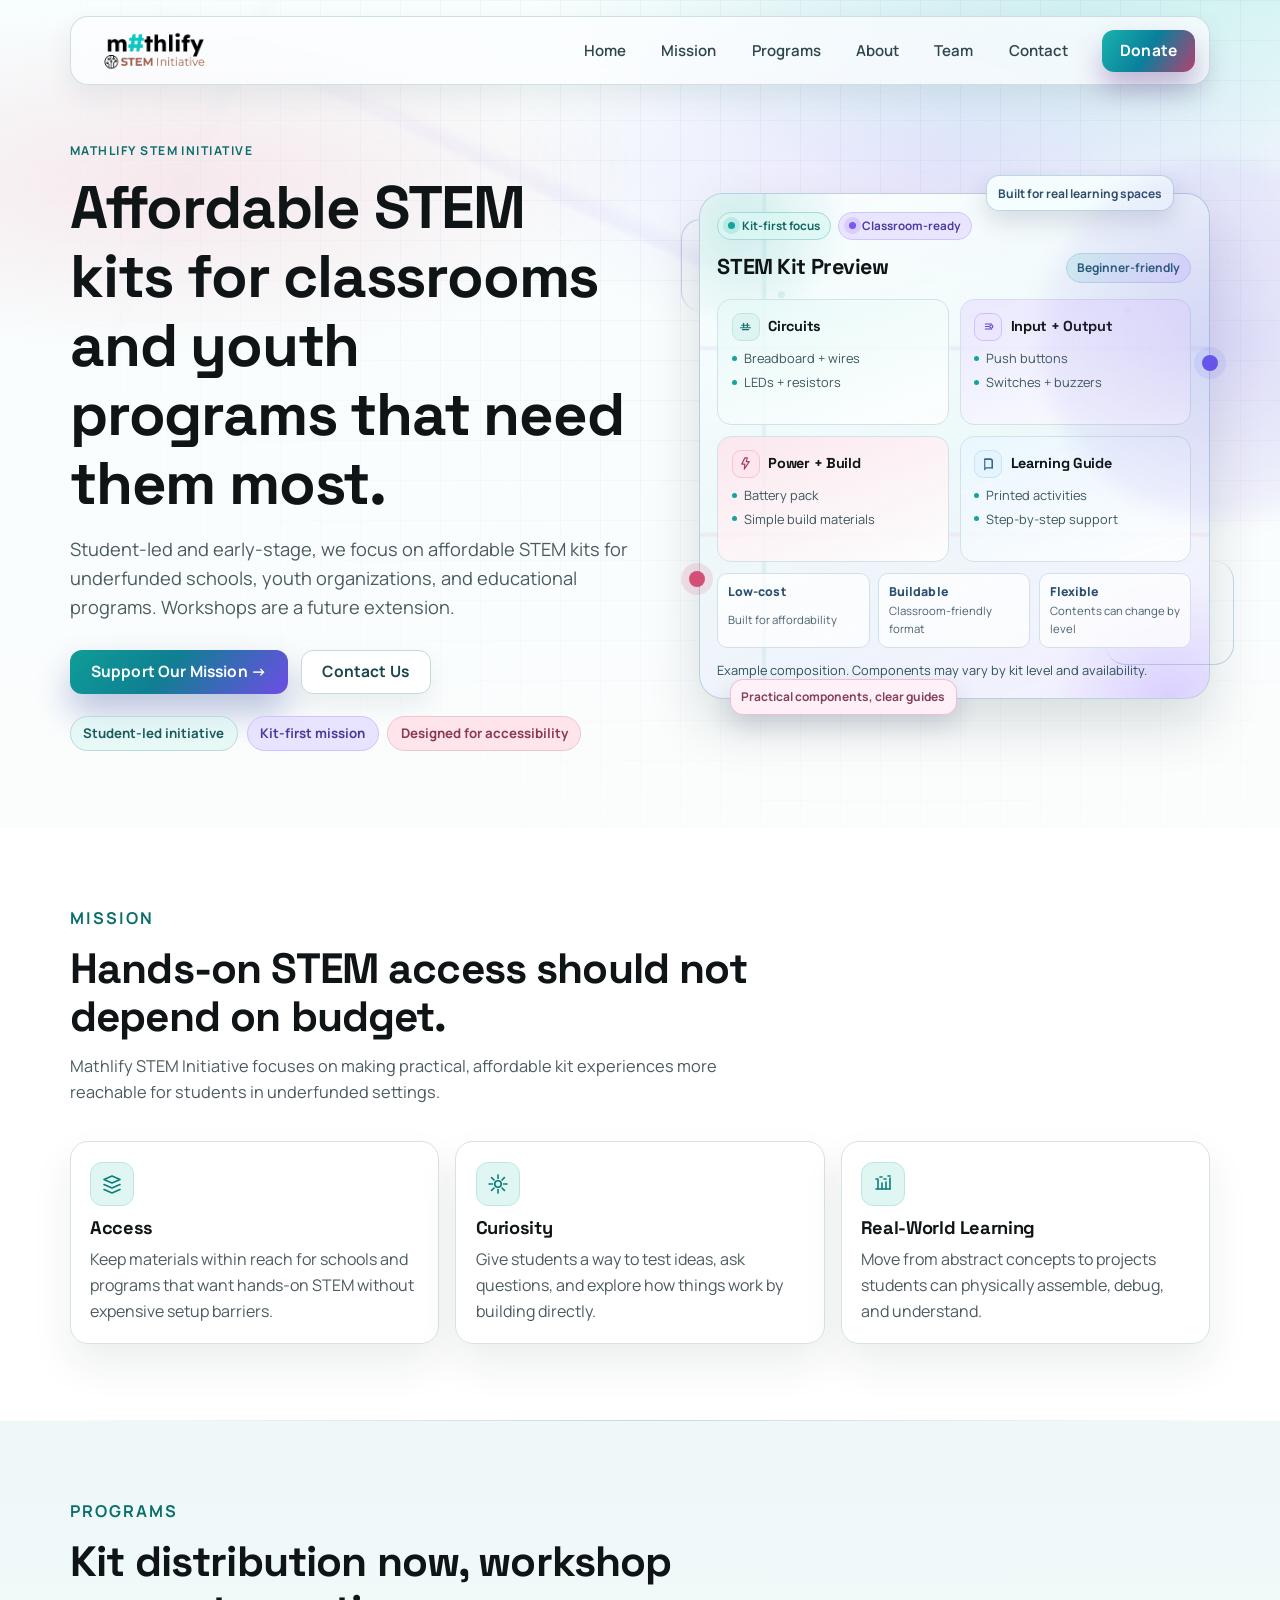
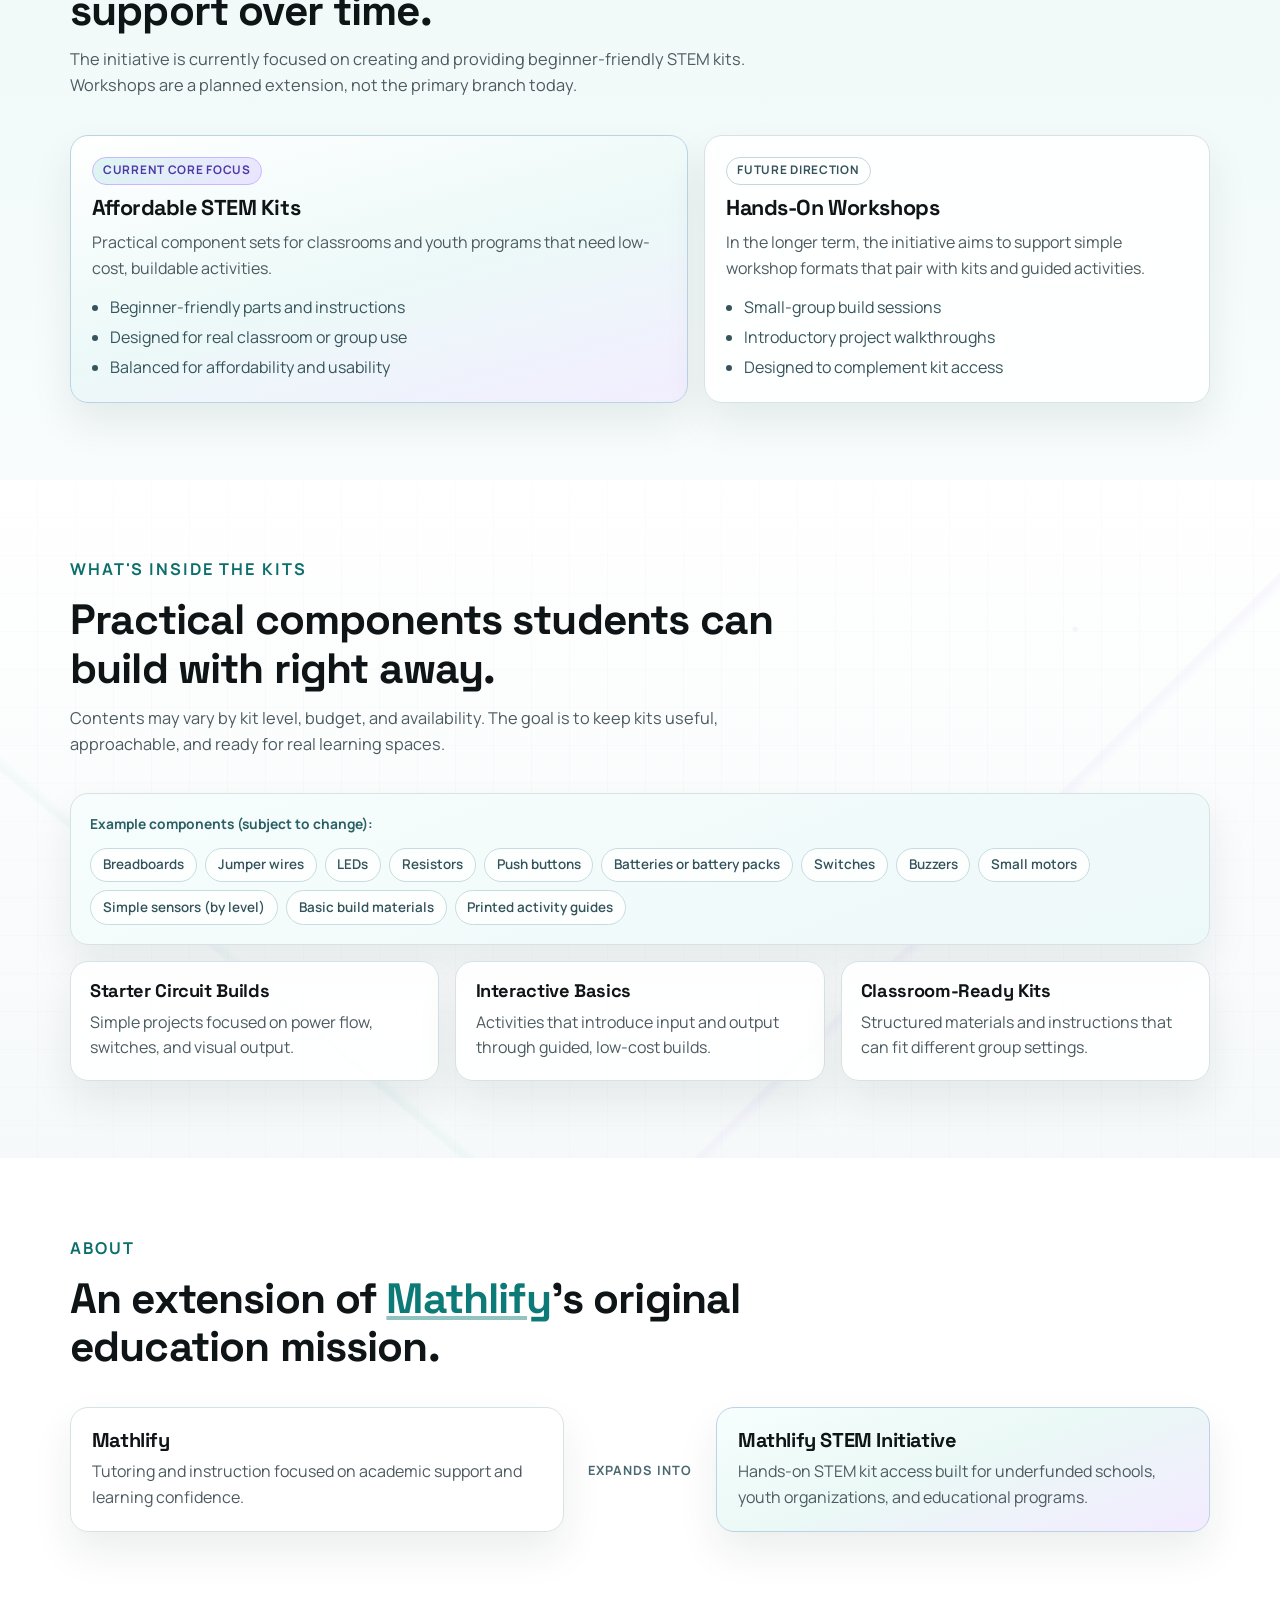
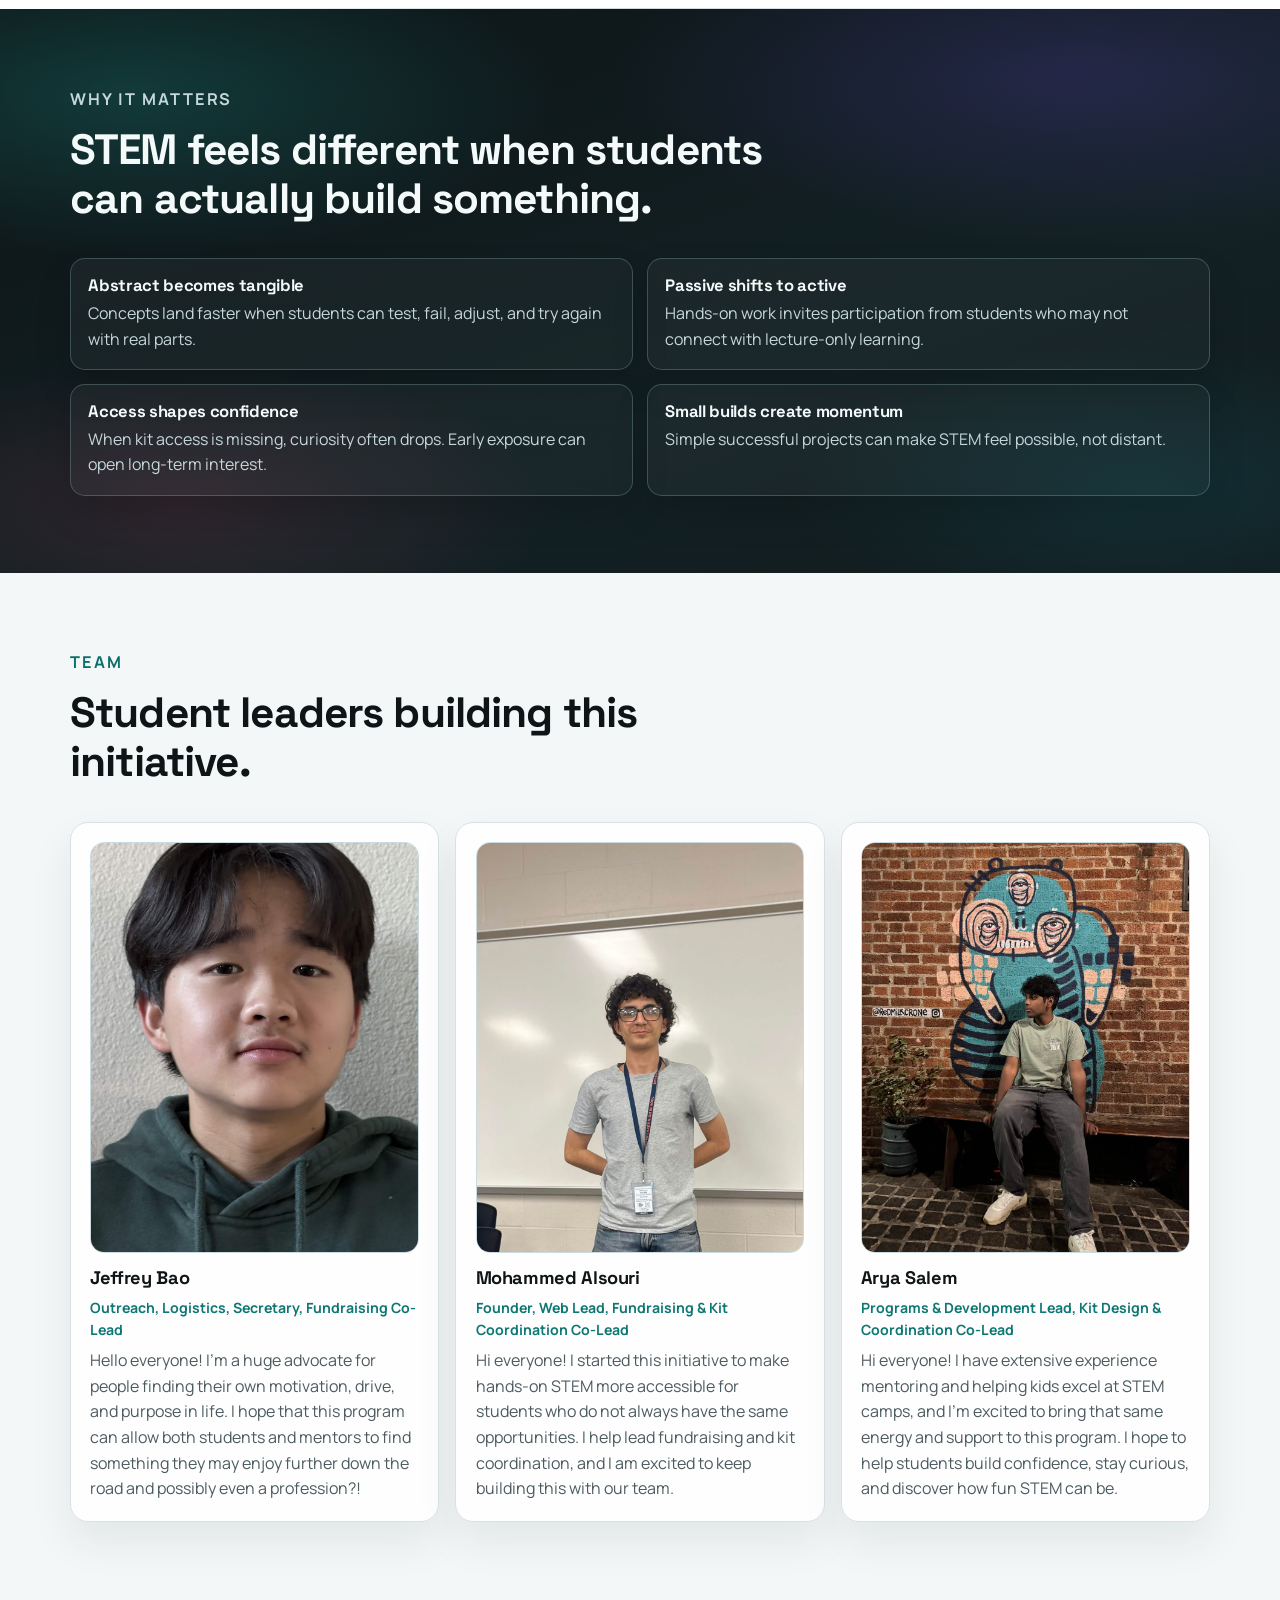
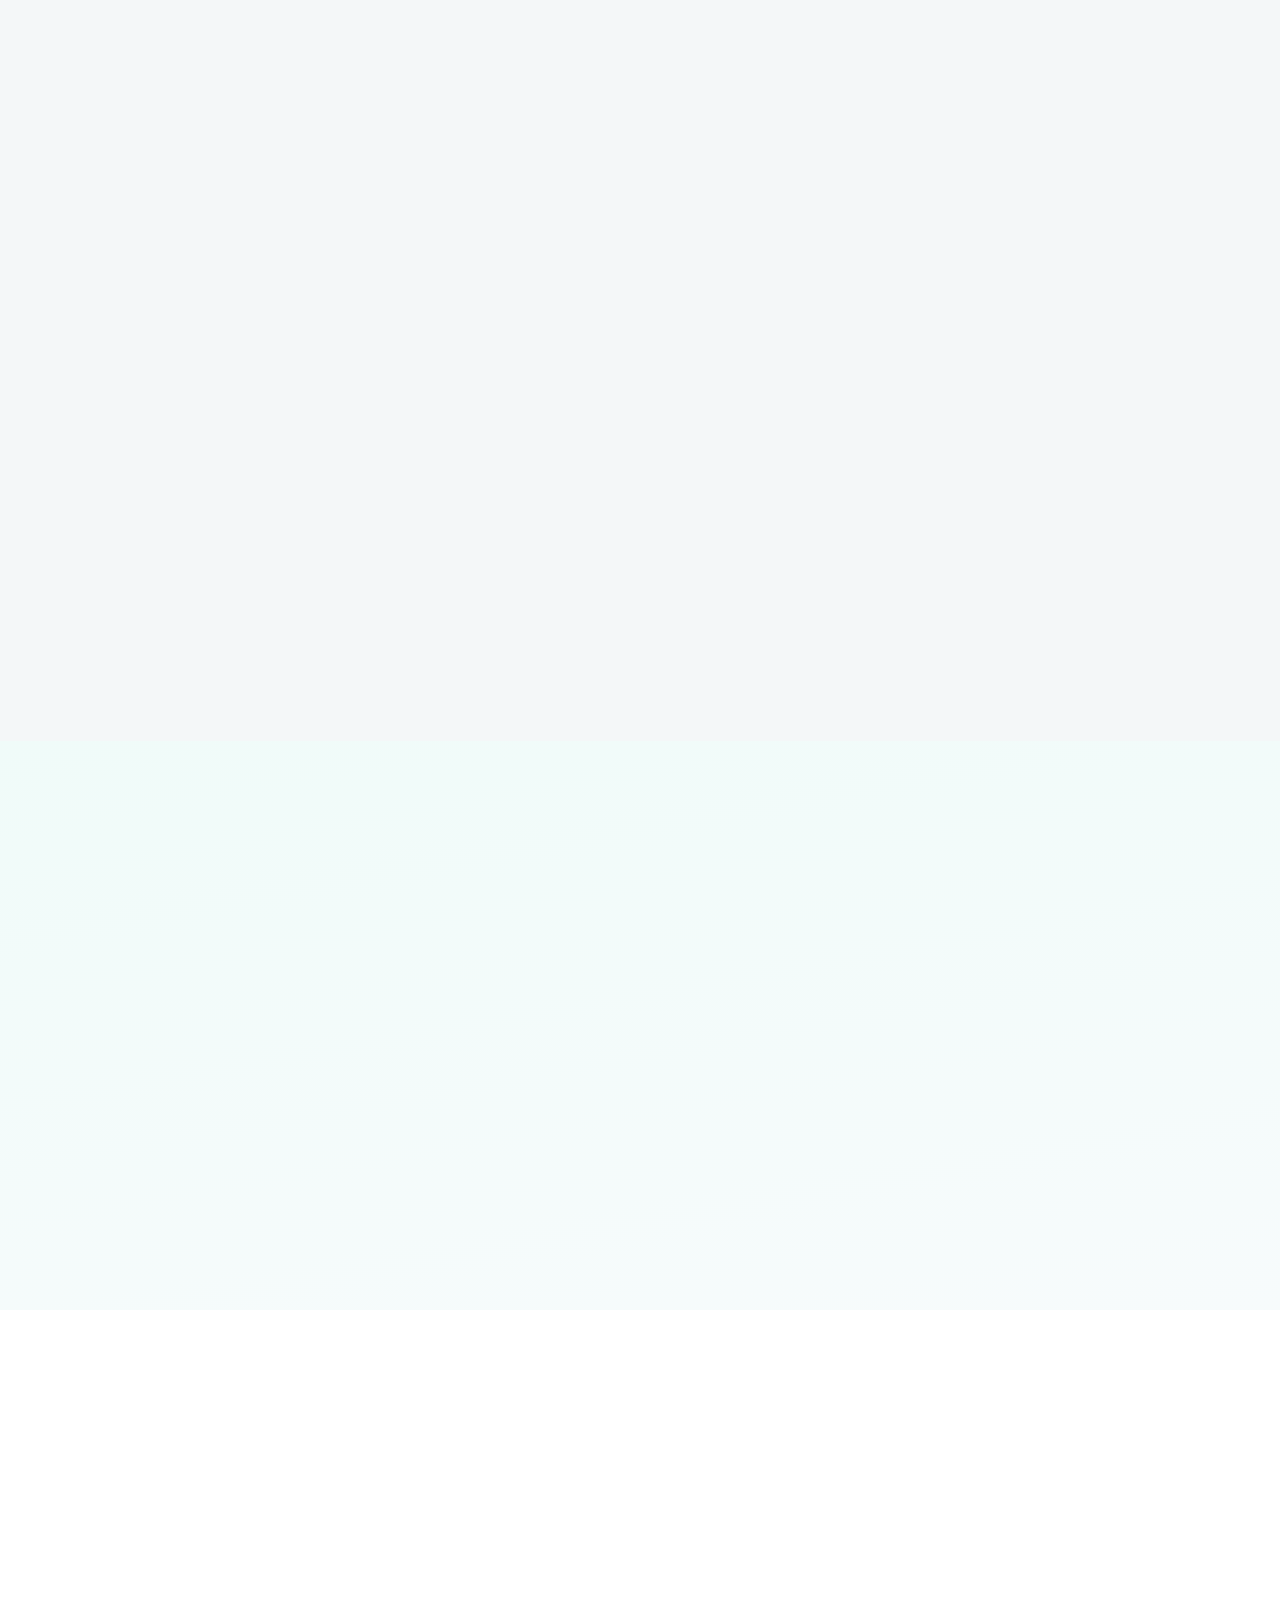
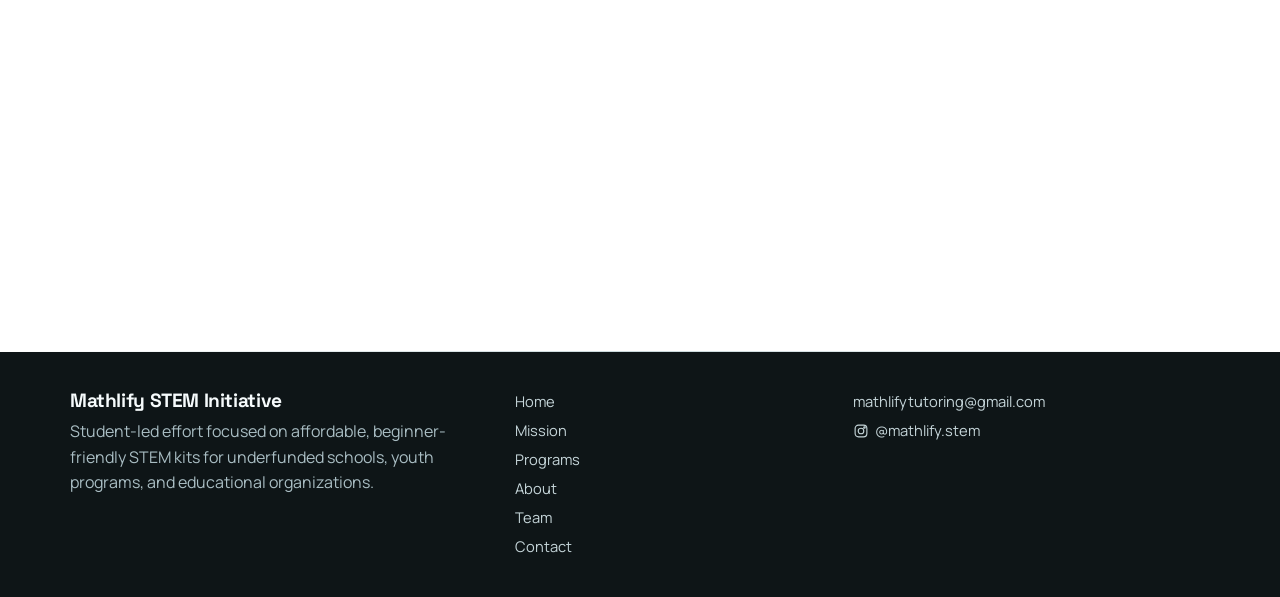
<file: index.html>
<!doctype html>
<html lang="en">
  <head>
    <meta charset="UTF-8" />
    <meta name="viewport" content="width=device-width, initial-scale=1.0" />
    <title>Mathlify STEM Initiative</title>
    <meta
      name="description"
      content="Mathlify STEM Initiative is a student-led effort focused on building and providing affordable, beginner-friendly STEM kits for underfunded schools, youth programs, and educational organizations."
    />
    <link rel="preconnect" href="https://fonts.googleapis.com" />
    <link rel="preconnect" href="https://fonts.gstatic.com" crossorigin />
    <link
      href="https://fonts.googleapis.com/css2?family=Manrope:wght@400;500;600;700;800&family=Plus+Jakarta+Sans:wght@500;600;700;800&family=Space+Grotesk:wght@500;600;700&display=swap"
      rel="stylesheet"
    />
    <link rel="icon" type="image/png" href="res/favicon.png" />
    <link rel="stylesheet" href="styles.css" />
  </head>
  <body>
    <header class="top-nav" id="top">
      <div class="container nav-shell">
        <a class="brand" href="#home" aria-label="Go to Mathlify STEM Initiative homepage">
          <span class="brand-logo-wrap">
            <img
              src="res/logo.png"
              alt="Mathlify STEM Initiative logo"
              class="brand-logo"
              onerror="this.style.display='none'; this.parentElement.classList.add('logo-missing');"
            />
            <span class="logo-fallback">Logo</span>
          </span>
        </a>

        <nav class="desktop-nav" aria-label="Primary">
          <a href="#home">Home</a>
          <a href="#mission">Mission</a>
          <a href="#programs">Programs</a>
          <a href="#about">About</a>
          <a href="#team">Team</a>
          <a href="#contact">Contact</a>
        </nav>

        <!--<a
          href="https://mathlify.vercel.app/"
          class="btn btn-tutoring nav-tutoring"
          target="_blank"
          rel="noopener"
          >Mathlify Tutoring</a
        > -->
        <a
          href="https://hcb.hackclub.com/donations/start/mathlify-stem-initiative"
          class="btn btn-donate nav-donate"
          target="_blank"
          rel="noopener"
          >Donate</a
        >

        <button class="nav-toggle" type="button" aria-expanded="false" aria-controls="mobile-menu">
          <span></span>
          <span></span>
          <span></span>
          <span class="sr-only">Open navigation</span>
        </button>
      </div>

      <div class="container mobile-menu" id="mobile-menu">
        <a href="#home">Home</a>
        <a href="#mission">Mission</a>
        <a href="#programs">Programs</a>
        <a href="#about">About</a>
        <a href="#team">Team</a>
        <a href="#contact">Contact</a>
        <!-- <a href="https://mathlify.vercel.app/" target="_blank" rel="noopener" class="btn btn-tutoring"
          >Mathlify Tutoring</a
        > -->
        <a
          href="https://hcb.hackclub.com/donations/start/mathlify-stem-initiative"
          class="btn btn-donate mobile-donate"
          target="_blank"
          rel="noopener"
          >Donate</a
        >
      </div>
    </header>

    <main>
      <section id="home" class="section hero">
        <div class="hero-bg-grid" aria-hidden="true"></div>
        <div class="container hero-grid">
          <div class="hero-copy reveal">
            <p class="eyebrow">Mathlify STEM Initiative</p>
            <h1>Affordable STEM kits for classrooms and youth programs that need them most.</h1>
            <p class="hero-subtext">
              Student-led and early-stage, we focus on affordable STEM kits for underfunded schools,
              youth organizations, and educational programs. Workshops are a future extension.
            </p>
            <div class="hero-actions">
              <a
                href="https://hcb.hackclub.com/donations/start/mathlify-stem-initiative"
                class="btn btn-primary"
                target="_blank"
                rel="noopener"
                >Support Our Mission &rarr;</a
              >
              <a href="#contact" class="btn btn-secondary">Contact Us</a>
            </div>
            <ul class="hero-badges">
              <li>Student-led initiative</li>
              <li>Kit-first mission</li>
              <li>Designed for accessibility</li>
            </ul>
          </div>

          <div class="hero-visual reveal">
            <div class="kit-board">
              <div class="kit-circuit-layer" aria-hidden="true"></div>

              <div class="kit-signal-row">
                <span class="signal-chip">
                  <span class="signal-dot" aria-hidden="true"></span>
                  Kit-first focus
                </span>
                <span class="signal-chip signal-chip-alt">
                  <span class="signal-dot" aria-hidden="true"></span>
                  Classroom-ready
                </span>
              </div>

              <div class="kit-board-head">
                <h2>STEM Kit Preview</h2>
                <span class="mini-pill">Beginner-friendly</span>
              </div>

              <div class="kit-board-grid">
                <article class="kit-module accent-circuit">
                  <div class="kit-module-head">
                    <span class="kit-icon" aria-hidden="true">
                      <svg viewBox="0 0 24 24">
                        <path d="M6 10h12" />
                        <path d="M9 7v6" />
                        <path d="M15 7v6" />
                        <path d="M4 14h16" />
                        <path d="M7 17h10" />
                      </svg>
                    </span>
                    <h3>Circuits</h3>
                  </div>
                  <ul>
                    <li>Breadboard + wires</li>
                    <li>LEDs + resistors</li>
                  </ul>
                </article>
                <article class="kit-module accent-io">
                  <div class="kit-module-head">
                    <span class="kit-icon" aria-hidden="true">
                      <svg viewBox="0 0 24 24">
                        <path d="M7 8h10" />
                        <path d="M7 12h5" />
                        <path d="M7 16h10" />
                        <circle cx="16.5" cy="12" r="2.5" />
                      </svg>
                    </span>
                    <h3>Input + Output</h3>
                  </div>
                  <ul>
                    <li>Push buttons</li>
                    <li>Switches + buzzers</li>
                  </ul>
                </article>
                <article class="kit-module accent-power">
                  <div class="kit-module-head">
                    <span class="kit-icon" aria-hidden="true">
                      <svg viewBox="0 0 24 24">
                        <path d="M11 3 6 13h5l-1 8 8-12h-5l2-6Z" />
                      </svg>
                    </span>
                    <h3>Power + Build</h3>
                  </div>
                  <ul>
                    <li>Battery pack</li>
                    <li>Simple build materials</li>
                  </ul>
                </article>
                <article class="kit-module accent-guide">
                  <div class="kit-module-head">
                    <span class="kit-icon" aria-hidden="true">
                      <svg viewBox="0 0 24 24">
                        <path d="M6 5h9a3 3 0 0 1 3 3v11H9a3 3 0 0 0-3 3V5Z" />
                        <path d="M6 5h9a3 3 0 0 1 3 3v11" />
                      </svg>
                    </span>
                    <h3>Learning Guide</h3>
                  </div>
                  <ul>
                    <li>Printed activities</li>
                    <li>Step-by-step support</li>
                  </ul>
                </article>
              </div>

              <div class="kit-mini-metrics">
                <div>
                  <strong>Low-cost</strong>
                  <span>Built for affordability</span>
                </div>
                <div>
                  <strong>Buildable</strong>
                  <span>Classroom-friendly format</span>
                </div>
                <div>
                  <strong>Flexible</strong>
                  <span>Contents can change by level</span>
                </div>
              </div>

              <p class="kit-board-note">
                Example composition. Components may vary by kit level and availability.
              </p>
            </div>

            <div class="hero-float hero-float-one">Built for real learning spaces</div>
            <div class="hero-float hero-float-two">Practical components, clear guides</div>
            <div class="hero-orb hero-orb-a" aria-hidden="true"></div>
            <div class="hero-orb hero-orb-b" aria-hidden="true"></div>
          </div>
        </div>
      </section>

      <section id="mission" class="section section-light">
        <div class="container">
          <div class="section-head reveal">
            <p class="eyebrow">Mission</p>
            <h2>Hands-on STEM access should not depend on budget.</h2>
            <p>
              Mathlify STEM Initiative focuses on making practical, affordable kit experiences more
              reachable for students in underfunded settings.
            </p>
          </div>

          <div class="cards-3">
            <article class="info-card reveal" data-glow>
              <div class="icon-wrap" aria-hidden="true">
                <svg viewBox="0 0 24 24" role="img">
                  <path d="M4 7.5 12 4l8 3.5-8 3.5L4 7.5Z" />
                  <path d="M4 12.5 12 16l8-3.5" />
                  <path d="M4 17.5 12 21l8-3.5" />
                </svg>
              </div>
              <h3>Access</h3>
              <p>
                Keep materials within reach for schools and programs that want hands-on STEM without
                expensive setup barriers.
              </p>
            </article>

            <article class="info-card reveal" data-glow>
              <div class="icon-wrap" aria-hidden="true">
                <svg viewBox="0 0 24 24" role="img">
                  <path d="M12 3v3.5" />
                  <path d="M18.4 5.6 16 8" />
                  <path d="M21 12h-3.5" />
                  <path d="m18.4 18.4-2.4-2.4" />
                  <path d="M12 21v-3.5" />
                  <path d="m5.6 18.4 2.4-2.4" />
                  <path d="M3 12h3.5" />
                  <path d="m5.6 5.6 2.4 2.4" />
                  <circle cx="12" cy="12" r="3.25" />
                </svg>
              </div>
              <h3>Curiosity</h3>
              <p>
                Give students a way to test ideas, ask questions, and explore how things work by
                building directly.
              </p>
            </article>

            <article class="info-card reveal" data-glow>
              <div class="icon-wrap" aria-hidden="true">
                <svg viewBox="0 0 24 24" role="img">
                  <path d="M5 17h14" />
                  <path d="M7 17V8" />
                  <path d="m11 17 0-6" />
                  <path d="M15 17V10" />
                  <path d="M19 17V6" />
                  <path d="M5 7h2" />
                  <path d="M9 5h2" />
                  <path d="M13 7h2" />
                  <path d="M17 4h2" />
                </svg>
              </div>
              <h3>Real-World Learning</h3>
              <p>
                Move from abstract concepts to projects students can physically assemble, debug, and
                understand.
              </p>
            </article>
          </div>
        </div>
      </section>

      <section id="programs" class="section section-tint">
        <div class="container">
          <div class="section-head reveal">
            <p class="eyebrow">Programs</p>
            <h2>Kit distribution now, workshop support over time.</h2>
            <p>
              The initiative is currently focused on creating and providing beginner-friendly STEM kits.
              Workshops are a planned extension, not the primary branch today.
            </p>
          </div>

          <div class="program-grid">
            <article class="program-card primary reveal" data-glow>
              <span class="tag tag-strong">Current Core Focus</span>
              <h3>Affordable STEM Kits</h3>
              <p>
                Practical component sets for classrooms and youth programs that need low-cost, buildable
                activities.
              </p>
              <ul>
                <li>Beginner-friendly parts and instructions</li>
                <li>Designed for real classroom or group use</li>
                <li>Balanced for affordability and usability</li>
              </ul>
            </article>

            <article class="program-card reveal" data-glow>
              <span class="tag">Future Direction</span>
              <h3>Hands-On Workshops</h3>
              <p>
                In the longer term, the initiative aims to support simple workshop formats that pair with
                kits and guided activities.
              </p>
              <ul>
                <li>Small-group build sessions</li>
                <li>Introductory project walkthroughs</li>
                <li>Designed to complement kit access</li>
              </ul>
            </article>
          </div>
        </div>
      </section>

      <section id="kits" class="section section-pattern">
        <div class="container">
          <div class="section-head reveal">
            <p class="eyebrow">What's Inside The Kits</p>
            <h2>Practical components students can build with right away.</h2>
            <p>
              Contents may vary by kit level, budget, and availability. The goal is to keep kits useful,
              approachable, and ready for real learning spaces.
            </p>
          </div>

          <div class="kit-items-card reveal" data-glow>
            <p class="small-note">Example components (subject to change):</p>
            <div class="chip-list">
              <span>Breadboards</span>
              <span>Jumper wires</span>
              <span>LEDs</span>
              <span>Resistors</span>
              <span>Push buttons</span>
              <span>Batteries or battery packs</span>
              <span>Switches</span>
              <span>Buzzers</span>
              <span>Small motors</span>
              <span>Simple sensors (by level)</span>
              <span>Basic build materials</span>
              <span>Printed activity guides</span>
            </div>
          </div>

          <div class="cards-3 kit-level-grid">
            <article class="mini-card reveal" data-glow>
              <h3>Starter Circuit Builds</h3>
              <p>Simple projects focused on power flow, switches, and visual output.</p>
            </article>
            <article class="mini-card reveal" data-glow>
              <h3>Interactive Basics</h3>
              <p>Activities that introduce input and output through guided, low-cost builds.</p>
            </article>
            <article class="mini-card reveal" data-glow>
              <h3>Classroom-Ready Kits</h3>
              <p>Structured materials and instructions that can fit different group settings.</p>
            </article>
          </div>
        </div>
      </section>

      <section id="about" class="section section-light">
        <div class="container">
          <div class="section-head reveal">
            <p class="eyebrow">About</p>
            <h2>An extension of <a href="https://mathlify.vercel.app/" target="_blank" rel="noopener">Mathlify</a>&rsquo;s original education mission.</h2>
          </div>

          <div class="about-grid">
            <article class="about-card reveal" data-glow>
              <h3>Mathlify</h3>
              <p>Tutoring and instruction focused on academic support and learning confidence.</p>
            </article>

            <div class="about-bridge reveal" aria-hidden="true">Expands Into</div>

            <article class="about-card highlight reveal" data-glow>
              <h3>Mathlify STEM Initiative</h3>
              <p>
                Hands-on STEM kit access built for underfunded schools, youth organizations, and
                educational programs.
              </p>
            </article>
          </div>
        </div>
      </section>

      <section id="why" class="section section-contrast">
        <div class="container">
          <div class="why-wrap">
            <div class="section-head reveal">
              <p class="eyebrow">Why It Matters</p>
              <h2>STEM feels different when students can actually build something.</h2>
            </div>

            <div class="why-grid">
              <article class="why-card reveal">
                <h3>Abstract becomes tangible</h3>
                <p>Concepts land faster when students can test, fail, adjust, and try again with real parts.</p>
              </article>
              <article class="why-card reveal">
                <h3>Passive shifts to active</h3>
                <p>Hands-on work invites participation from students who may not connect with lecture-only learning.</p>
              </article>
              <article class="why-card reveal">
                <h3>Access shapes confidence</h3>
                <p>When kit access is missing, curiosity often drops. Early exposure can open long-term interest.</p>
              </article>
              <article class="why-card reveal">
                <h3>Small builds create momentum</h3>
                <p>Simple successful projects can make STEM feel possible, not distant.</p>
              </article>
            </div>
          </div>
        </div>
      </section>

      <section id="team" class="section section-light-alt">
        <div class="container">
          <div class="section-head reveal">
            <p class="eyebrow">Team</p>
            <h2>Student leaders building this initiative.</h2>
          </div>

          <div class="cards-3">
            <article class="team-card reveal" data-glow>
              <figure class="team-photo">
                <img src="res/Jeffrey.jpg" alt="Portrait of Jeffrey Bao" loading="lazy" />
              </figure>
              <h3>Jeffrey Bao</h3>
              <p class="team-role">Outreach, Logistics, Secretary, Fundraising Co-Lead</p>
              <p>
                Hello everyone! I'm a huge advocate for people finding their own motivation, drive, and purpose in life. I hope that this program can allow both students and mentors to find something they may enjoy further down the road and possibly even a profession?!
              </p>
            </article>
            <article class="team-card reveal" data-glow>
              <figure class="team-photo">
                <img src="res/Mohammed.png" alt="Portrait of Mohammed Alsouri" loading="lazy" />
              </figure>
              <h3>Mohammed Alsouri</h3>
              <p class="team-role">Founder, Web Lead, Fundraising & Kit Coordination Co-Lead</p>
              <p>
                Hi everyone! I started this initiative to make hands-on STEM more accessible for students
                who do not always have the same opportunities. I help lead fundraising and kit coordination,
                and I am excited to keep building this with our team.
              </p>
            </article>
            <article class="team-card reveal" data-glow>
              <figure class="team-photo">
                <img src="res/Arya.jpg" alt="Portrait of Arya Salem" loading="lazy" />
              </figure>
              <h3>Arya Salem</h3>
              <p class="team-role">Programs & Development Lead, Kit Design & Coordination Co-Lead</p>
              <p>Hi everyone! I have extensive experience mentoring and helping kids excel at STEM camps, and I’m excited to bring that same energy and support to this program. I hope to help students build confidence, stay curious, and discover how fun STEM can be.</p>
            </article>
            <article class="team-card reveal" data-glow>
              <figure class="team-photo">
                <img src="res/Eric.jpg" alt="Portrait of Eric" loading="lazy" />
              </figure>
              <h3>Eric Qin</h3>
              <p class="team-role">Outreach, Marketing, Community Partnerships</p>
              <p>
                Hi everyone! I’m excited to support this initiative through outreach and marketing so
                more students and families can discover what we are building. I also help strengthen
                community partnerships so we can grow access to meaningful, hands-on STEM opportunities.
              </p>
            </article>
            <article class="team-card reveal" data-glow>
              <figure class="team-photo">
                <img src="res/Azaan.jpg" alt="Portrait of Azaan Noman" loading="lazy" />
              </figure>
              <h3>Azaan Noman</h3>
              <p class="team-role">Outreach, Logistics, Secretary, Marketing, Community Partnerships, Fundraising Co-Lead</p>
              <p>
                Hi everyone! I’m excited to support Mathlify STEM through outreach, logistics, and
                community partnerships while also helping with fundraising and marketing. I hope to help
                us reach more students and make hands-on STEM opportunities more accessible.
              </p>
            </article>
          </div>
        </div>
      </section>

      <section id="donate" class="section section-tint-soft">
        <div class="container">
          <div class="donate-card reveal" data-glow>
            <p class="eyebrow">Donate</p>
            <h2>Support future STEM kits and hands-on learning opportunities.</h2>
            <p>
              Early support helps this student-led initiative continue building practical kits for schools
              and organizations that need affordable resources.
            </p>
            <div class="donate-examples">
              <div>
                <strong>$20</strong>
                <span>could help fund part of a student kit.</span>
              </div>
              <div>
                <strong>$100</strong>
                <span>could help support a small set of shared materials.</span>
              </div>
            </div>
            <a
              href="https://hcb.hackclub.com/donations/start/mathlify-stem-initiative"
              class="btn btn-primary"
              target="_blank"
              rel="noopener"
              >Donate</a
            >
          </div>
        </div>
      </section>

      <section id="contact" class="section section-light">
        <div class="container contact-grid">
          <div class="contact-copy reveal">
            <p class="eyebrow">Contact</p>
            <h2>Let's connect.</h2>
            <p>
              For collaboration, school or program interest, or general questions, reach out directly at
              <a href="mailto:mathlifytutoring@gmail.com">mathlifytutoring@gmail.com</a>.
            </p>
          </div>

          <form class="contact-form reveal" id="contact-form">
            <label for="name">Name</label>
            <input id="name" name="name" type="text" placeholder="Your name" required />

            <label for="email">Email</label>
            <input id="email" name="email" type="email" placeholder="you@example.com" required />

            <label for="message">Message</label>
            <textarea
              id="message"
              name="message"
              rows="5"
              placeholder="Tell us how you'd like to connect."
              required
            ></textarea>

            <button type="submit" class="btn btn-primary">Send Message</button>
            <p id="form-status" class="form-status" aria-live="polite"></p>
          </form>
        </div>
      </section>
    </main>

    <footer class="footer">
      <div class="container footer-grid">
        <div>
          <h2>Mathlify STEM Initiative</h2>
          <p>
            Student-led effort focused on affordable, beginner-friendly STEM kits for underfunded schools,
            youth programs, and educational organizations.
          </p>
        </div>
        <nav class="footer-nav" aria-label="Footer links">
          <a href="#home">Home</a>
          <a href="#mission">Mission</a>
          <a href="#programs">Programs</a>
          <a href="#about">About</a>
          <a href="#team">Team</a>
          <a href="#contact">Contact</a>
        </nav>
        <div class="footer-links">
          <a href="mailto:mathlifytutoring@gmail.com">mathlifytutoring@gmail.com</a>
          <a
            href="https://instagram.com/mathlify.stem"
            target="_blank"
            rel="noopener"
            class="social-link"
            aria-label="Follow Mathlify STEM Initiative on Instagram"
          >
            <svg viewBox="0 0 24 24" aria-hidden="true">
              <rect x="3.2" y="3.2" width="17.6" height="17.6" rx="5"></rect>
              <circle cx="12" cy="12" r="4.2"></circle>
              <circle cx="17.2" cy="6.8" r="1.1"></circle>
            </svg>
            <span>@mathlify.stem</span>
          </a>
        </div>
      </div>
    </footer>

    <script src="script.js"></script>
  </body>
</html>
</file>
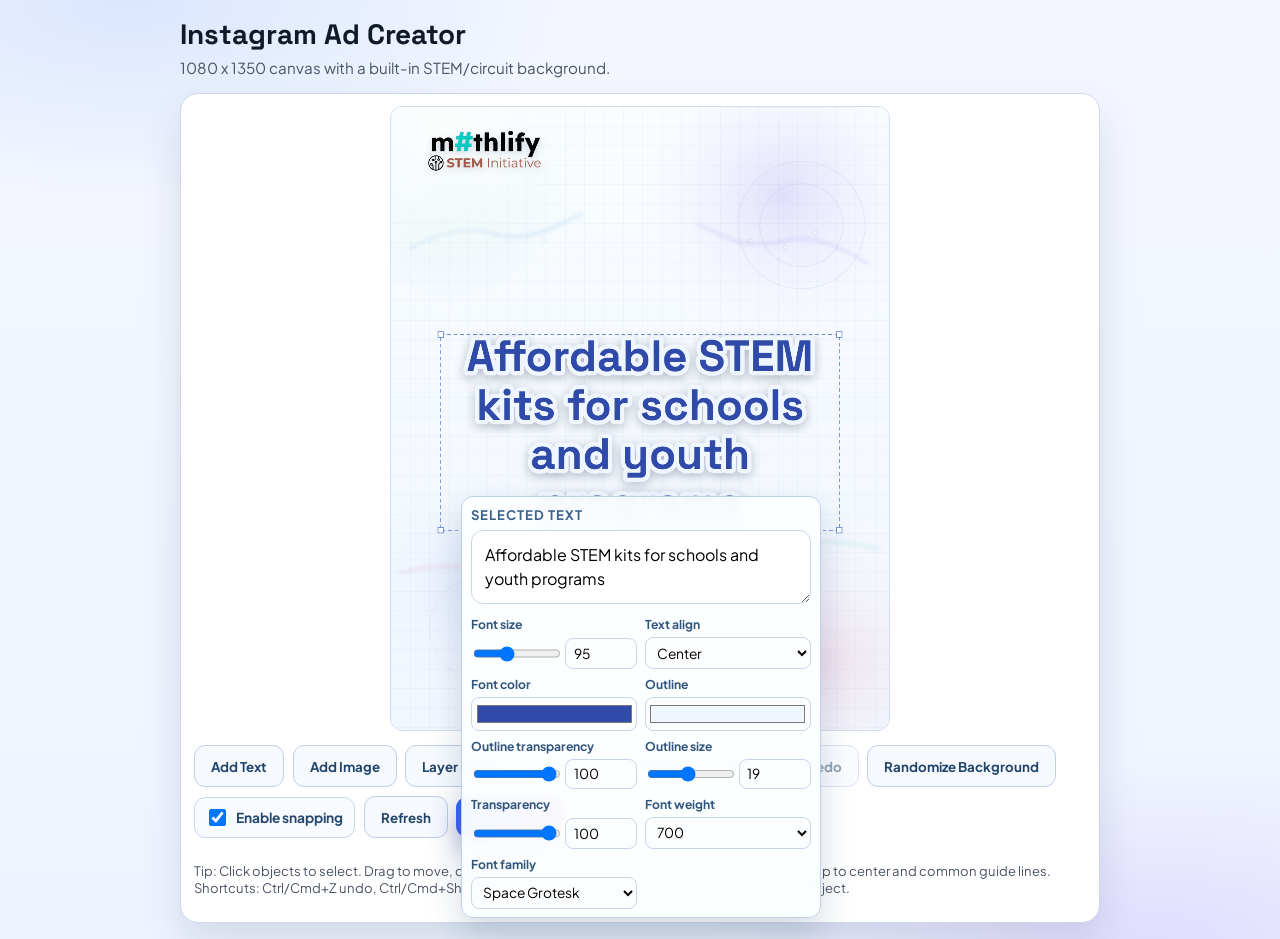
<file: ad.html>
<!doctype html>
<html lang="en">
  <head>
    <meta charset="UTF-8" />
    <meta name="viewport" content="width=device-width, initial-scale=1.0" />
    <title>Mathlify Ad Creator</title>
    <link rel="icon" type="image/png" href="res/favicon.png" />
    <link rel="preconnect" href="https://fonts.googleapis.com" />
    <link rel="preconnect" href="https://fonts.gstatic.com" crossorigin />
    <link
      href="https://fonts.googleapis.com/css2?family=Plus+Jakarta+Sans:wght@500;600;700;800&family=Space+Grotesk:wght@500;600;700&display=swap"
      rel="stylesheet"
    />
    <style>
      :root {
        --bg-1: #f4f7ff;
        --bg-2: #eef4ff;
        --text: #111827;
        --muted: #4b5563;
        --line: #ced8ea;
        --accent: #266bf6;
      }

      * {
        box-sizing: border-box;
      }

      body {
        margin: 0;
        min-height: 100vh;
        font-family: "Plus Jakarta Sans", "Segoe UI", sans-serif;
        color: var(--text);
        background:
          radial-gradient(640px 280px at 10% 0%, rgba(38, 107, 246, 0.12), transparent 70%),
          radial-gradient(620px 240px at 90% 100%, rgba(145, 80, 255, 0.14), transparent 72%),
          linear-gradient(180deg, var(--bg-1), var(--bg-2));
        padding: 1rem;
      }

      .wrap {
        width: min(920px, 100%);
        margin: 0 auto;
      }

      .title {
        margin: 0 0 0.35rem;
        font-family: "Space Grotesk", "Plus Jakarta Sans", sans-serif;
        font-size: clamp(1.2rem, 2.2vw, 1.75rem);
      }

      .subtitle {
        margin: 0 0 1rem;
        color: var(--muted);
        font-size: 0.95rem;
      }

      .canvas-shell {
        position: relative;
        border: 1px solid var(--line);
        border-radius: 18px;
        background: #ffffff;
        box-shadow: 0 20px 42px rgba(16, 34, 62, 0.12);
        padding: 0.8rem;
      }

      canvas {
        width: 100%;
        max-width: 500px;
        display: block;
        margin: 0 auto;
        border-radius: 12px;
        border: 1px solid #d4deef;
        background: #eef3ff;
      }

      .controls {
        margin-top: 0.9rem;
        display: grid;
        gap: 0.7rem;
      }

      label {
        font-weight: 700;
        font-size: 0.88rem;
      }

      textarea {
        width: 100%;
        min-height: 130px;
        resize: vertical;
        border: 1px solid #c8d5ec;
        border-radius: 12px;
        padding: 0.75rem 0.82rem;
        font: inherit;
        line-height: 1.5;
      }

      textarea:focus {
        outline: none;
        border-color: #8aa8e5;
        box-shadow: 0 0 0 4px rgba(56, 122, 244, 0.18);
      }

      .actions {
        display: flex;
        flex-wrap: wrap;
        gap: 0.6rem;
      }

      button {
        border: 0;
        border-radius: 11px;
        padding: 0.72rem 1rem;
        cursor: pointer;
        font-family: inherit;
        font-weight: 700;
        transition: transform 220ms ease, box-shadow 220ms ease, filter 220ms ease;
      }

      button:hover {
        transform: translateY(-2px);
      }

      button:disabled {
        opacity: 0.5;
        cursor: not-allowed;
        transform: none;
        box-shadow: none;
      }

      .btn-primary {
        color: #ffffff;
        background: linear-gradient(130deg, #266bf6, #6a52ea, #d44874);
        box-shadow: 0 14px 24px rgba(72, 68, 166, 0.35);
      }

      .btn-secondary {
        color: #21446a;
        border: 1px solid #bfcee9;
        background: #f6faff;
      }

      .toolbar {
        display: flex;
        flex-wrap: wrap;
        align-items: center;
        gap: 0.55rem;
      }

      .snap-toggle {
        display: inline-flex;
        align-items: center;
        gap: 0.45rem;
        padding: 0.5rem 0.65rem;
        border-radius: 11px;
        border: 1px solid #c8d5ec;
        background: #f8fbff;
        font-size: 0.86rem;
        font-weight: 700;
        color: #25486f;
      }

      .snap-toggle input {
        width: 17px;
        height: 17px;
      }

      .hint {
        color: var(--muted);
        font-size: 0.82rem;
      }

      .hidden-input {
        display: none;
      }

      .text-panel {
        position: absolute;
        left: 0;
        top: 0;
        z-index: 20;
        width: min(360px, calc(100% - 1rem));
        padding: 0.55rem;
        border-radius: 12px;
        border: 1px solid #bed0ec;
        background: rgba(252, 255, 255, 0.95);
        backdrop-filter: blur(7px);
        box-shadow: 0 16px 34px rgba(28, 58, 96, 0.18);
        transform: translateX(-50%);
      }

      .text-panel h3 {
        margin: 0 0 0.45rem;
        font-size: 0.82rem;
        letter-spacing: 0.08em;
        text-transform: uppercase;
        color: #3c5f8c;
      }

      .text-panel textarea {
        min-height: 72px;
      }

      .panel-grid {
        margin-top: 0.5rem;
        display: grid;
        gap: 0.45rem;
        grid-template-columns: repeat(2, minmax(0, 1fr));
      }

      .field {
        display: grid;
        gap: 0.3rem;
      }

      .field label {
        margin: 0;
        font-size: 0.76rem;
        color: #31557d;
      }

      .field input[type="range"],
      .field input[type="number"],
      .field input[type="color"],
      .field select {
        width: 100%;
        border: 1px solid #c8d5ec;
        border-radius: 8px;
        background: #fbfdff;
        font: inherit;
      }

      .field input[type="range"] {
        padding: 0.2rem;
      }

      .field input[type="number"],
      .field select {
        padding: 0.34rem 0.45rem;
        font-size: 0.86rem;
      }

      .field input[type="color"] {
        min-height: 34px;
        padding: 0.18rem;
      }

      .mini-inline {
        display: grid;
        grid-template-columns: 1fr 72px;
        gap: 0.4rem;
      }

      @media (max-width: 760px) {
        .text-panel {
          width: calc(100% - 1rem);
        }

        .panel-grid {
          grid-template-columns: 1fr;
        }
      }
    </style>
  </head>
  <body>
    <main class="wrap">
      <h1 class="title">Instagram Ad Creator</h1>
      <p class="subtitle">1080 x 1350 canvas with a built-in STEM/circuit background.</p>

      <section class="canvas-shell">
        <canvas id="adCanvas" width="1080" height="1350"></canvas>

        <div id="textPanel" class="text-panel" hidden>
          <h3>Selected Text</h3>
          <textarea id="panelText" placeholder="Edit selected text"></textarea>
          <div class="panel-grid">
            <div class="field">
              <label for="panelFontSize">Font size</label>
              <div class="mini-inline">
                <input id="panelFontSize" type="range" min="30" max="220" value="95" />
                <input id="panelFontSizeNumber" type="number" min="30" max="220" value="95" />
              </div>
            </div>
            <div class="field">
              <label for="panelAlign">Text align</label>
              <select id="panelAlign">
                <option value="left">Left</option>
                <option value="center">Center</option>
                <option value="right">Right</option>
              </select>
            </div>
            <div class="field">
              <label for="panelFill">Font color</label>
              <input id="panelFill" type="color" value="#2f4aa8" />
            </div>
            <div class="field">
              <label for="panelOutline">Outline</label>
              <input id="panelOutline" type="color" value="#f0f6ff" />
            </div>
            <div class="field">
              <label for="panelOutlineOpacity">Outline transparency</label>
              <div class="mini-inline">
                <input id="panelOutlineOpacity" type="range" min="0" max="100" value="100" />
                <input id="panelOutlineOpacityNumber" type="number" min="0" max="100" value="100" />
              </div>
            </div>
            <div class="field">
              <label for="panelOutlineSize">Outline size</label>
              <div class="mini-inline">
                <input id="panelOutlineSize" type="range" min="1" max="40" value="19" />
                <input id="panelOutlineSizeNumber" type="number" min="1" max="40" value="19" />
              </div>
            </div>
            <div class="field">
              <label for="panelOpacity">Transparency</label>
              <div class="mini-inline">
                <input id="panelOpacity" type="range" min="0" max="100" value="100" />
                <input id="panelOpacityNumber" type="number" min="0" max="100" value="100" />
              </div>
            </div>
            <div class="field">
              <label for="panelWeight">Font weight</label>
              <select id="panelWeight">
                <option value="500">500</option>
                <option value="600">600</option>
                <option value="700" selected>700</option>
                <option value="800">800</option>
                <option value="900">900</option>
              </select>
            </div>
            <div class="field">
              <label for="panelFamily">Font family</label>
              <select id="panelFamily">
                <option value="space">Space Grotesk</option>
                <option value="jakarta">Plus Jakarta Sans</option>
                <option value="mix">Space + Jakarta</option>
              </select>
            </div>
          </div>
        </div>

        <div class="controls">
          <div class="toolbar">
            <button class="btn-secondary" id="addTextBtn" type="button">Add Text</button>
            <button class="btn-secondary" id="addImageBtn" type="button">Add Image</button>
            <button class="btn-secondary" id="layerDownBtn" type="button">Layer Down</button>
            <button class="btn-secondary" id="layerUpBtn" type="button">Layer Up</button>
            <button class="btn-secondary" id="deleteBtn" type="button">Delete</button>
            <button class="btn-secondary" id="undoBtn" type="button">Undo</button>
            <button class="btn-secondary" id="redoBtn" type="button">Redo</button>
            <button class="btn-secondary" id="randomizeBgBtn" type="button">Randomize Background</button>
            <label class="snap-toggle" for="snapToggle">
              <input id="snapToggle" type="checkbox" checked />
              Enable snapping
            </label>
            <button class="btn-secondary" id="refreshBtn" type="button">Refresh</button>
            <button class="btn-primary" id="downloadBtn" type="button">Export PNG</button>
          </div>

          <input id="imageInput" class="hidden-input" type="file" accept="image/*" multiple />
          <p class="hint">
            Tip: Click objects to select. Drag to move, drag corners to resize. With snapping enabled,
            objects snap to center and common guide lines. Shortcuts: Ctrl/Cmd+Z undo, Ctrl/Cmd+Shift+Z or Ctrl/Cmd+Y redo, Delete key removes selected object.
          </p>
        </div>
      </section>
    </main>

    <script src="ad.js"></script>
  </body>
</html>
</file>
<file: styles.css>
:root {
  --bg: #f8fafb;
  --surface: #ffffff;
  --surface-muted: #f2f5f6;
  --surface-tint: #eef9f7;
  --surface-strong: #0f1718;
  --text: #0f1416;
  --text-soft: #4c5b60;
  --line: #d8e0e2;
  --teal: #0f9d98;
  --teal-deep: #0c6f6b;
  --teal-soft: #bdece7;
  --violet: #7858ff;
  --violet-soft: #e5deff;
  --rose: #e25378;
  --rose-soft: #ffdce6;
  --shadow-soft: 0 20px 42px rgba(9, 34, 39, 0.08);
  --shadow-strong: 0 26px 54px rgba(4, 31, 36, 0.14);
  --ease: 280ms cubic-bezier(0.22, 0.61, 0.36, 1);
}

*,
*::before,
*::after {
  box-sizing: border-box;
}

html {
  scroll-behavior: smooth;
}

body {
  margin: 0;
  background:
    radial-gradient(620px 360px at 95% 0%, rgba(120, 88, 255, 0.08), transparent 68%),
    radial-gradient(520px 280px at 2% 40%, rgba(226, 83, 120, 0.08), transparent 72%),
    linear-gradient(180deg, #fcfefe 0%, #f8fbfb 100%);
  color: var(--text);
  font-family: "Manrope", "Segoe UI", sans-serif;
  line-height: 1.6;
  text-rendering: optimizeLegibility;
}

img {
  max-width: 100%;
  display: block;
}

a {
  color: inherit;
  text-decoration: none;
}

section[id] {
  scroll-margin-top: 110px;
}

.container {
  width: min(1140px, calc(100% - 2.4rem));
  margin-inline: auto;
}

.section {
  position: relative;
  padding: clamp(4.5rem, 6vw, 7rem) 0;
}

.eyebrow {
  margin: 0 0 0.8rem;
  color: var(--teal-deep);
  font-weight: 700;
  letter-spacing: 0.12em;
  text-transform: uppercase;
  font-size: 0.76rem;
}

h1,
h2,
h3 {
  margin: 0;
  font-family: "Space Grotesk", "Plus Jakarta Sans", sans-serif;
  line-height: 1.15;
  letter-spacing: -0.02em;
}

p {
  margin: 0;
  color: var(--text-soft);
}

.sr-only {
  position: absolute;
  width: 1px;
  height: 1px;
  padding: 0;
  margin: -1px;
  overflow: hidden;
  clip: rect(0, 0, 0, 0);
  border: 0;
}

.top-nav {
  position: fixed;
  inset: 0 0 auto 0;
  z-index: 1000;
  padding: 1rem 0 0;
  pointer-events: none;
}

.nav-shell {
  pointer-events: auto;
  display: flex;
  align-items: center;
  gap: 1.1rem;
  background: rgba(252, 254, 255, 0.72);
  border: 1px solid rgba(191, 211, 216, 0.72);
  border-radius: 18px;
  padding: 0.65rem 0.85rem;
  backdrop-filter: blur(10px);
  box-shadow: 0 12px 28px rgba(18, 52, 57, 0.08);
  transition: transform var(--ease), box-shadow var(--ease), border-color var(--ease);
}

.top-nav.scrolled .nav-shell {
  transform: translateY(-1px);
  box-shadow: 0 16px 32px rgba(18, 52, 57, 0.12);
  border-color: rgba(163, 198, 204, 0.88);
}

.brand {
  display: inline-flex;
  align-items: center;
}

.brand-logo-wrap {
  min-width: 140px;
  min-height: 46px;
  display: grid;
  place-items: center;
  padding: 0.08rem 0.15rem;
  transition: transform var(--ease), filter var(--ease);
}

.brand-logo-wrap:hover {
  transform: translateY(-1px);
  filter: drop-shadow(0 7px 12px rgba(16, 55, 62, 0.16));
}

.brand-logo {
  width: auto;
  height: 44px;
  object-fit: contain;
  mix-blend-mode: multiply;
}

.logo-fallback {
  display: none;
  font-weight: 700;
  color: #48636c;
  font-size: 0.82rem;
}

.brand-logo-wrap.logo-missing .logo-fallback {
  display: block;
}

.brand-logo-wrap.logo-missing {
  min-width: 120px;
  border-radius: 11px;
  border: 1px dashed #afbec4;
  background: linear-gradient(135deg, #fcffff, #f2f8f9);
}

.desktop-nav {
  margin-left: auto;
  display: flex;
  align-items: center;
  gap: 0.65rem;
}

.desktop-nav a,
.mobile-menu a {
  padding: 0.52rem 0.78rem;
  border-radius: 9px;
  color: #2f454c;
  font-weight: 600;
  font-size: 0.94rem;
  transition: background-color var(--ease), color var(--ease), transform var(--ease);
}

.desktop-nav a:hover,
.mobile-menu a:hover {
  color: #5a46c8;
  background: linear-gradient(135deg, rgba(120, 88, 255, 0.12), rgba(17, 157, 152, 0.11));
  transform: translateY(-1px);
}

.btn {
  display: inline-flex;
  align-items: center;
  justify-content: center;
  gap: 0.4rem;
  border: 0;
  border-radius: 12px;
  padding: 0.82rem 1.3rem;
  cursor: pointer;
  font-family: "Manrope", "Segoe UI", sans-serif;
  font-size: 0.97rem;
  font-weight: 700;
  letter-spacing: 0.01em;
  line-height: 1;
  text-decoration: none;
  transition: transform var(--ease), box-shadow var(--ease), filter var(--ease), background var(--ease),
    color var(--ease);
}

button,
input,
textarea {
  font-family: "Manrope", "Segoe UI", sans-serif;
}

.btn:hover {
  transform: translateY(-2px);
}

.btn:active {
  transform: translateY(0);
}

.btn-primary {
  color: #ffffff;
  background: linear-gradient(130deg, #0f9d98 0%, #0f7f92 44%, #6f4de6 100%);
  box-shadow: 0 18px 34px rgba(45, 68, 151, 0.32);
}

.btn-primary:hover {
  filter: brightness(1.04);
  box-shadow: 0 20px 40px rgba(42, 60, 147, 0.44);
}

.btn-secondary {
  color: #18464c;
  background: #ffffff;
  border: 1px solid #c7d9dd;
  box-shadow: 0 12px 24px rgba(23, 64, 71, 0.08);
}

.btn-secondary:hover {
  border-color: #97b7be;
  color: #0f6562;
}

.btn-tutoring {
  color: #2e4d66;
  background: linear-gradient(135deg, #ffffff, #f4f8ff);
  border: 1px solid #c9d8e6;
  box-shadow: 0 10px 20px rgba(31, 54, 89, 0.1);
}

.btn-tutoring:hover {
  border-color: #9cb4d3;
  color: #3455aa;
  box-shadow: 0 16px 26px rgba(53, 84, 141, 0.16);
}

.btn-donate {
  color: #fff;
  background: linear-gradient(122deg, #1ab3ad 0%, #0a7f9c 50%, #b64070 100%);
  box-shadow: 0 16px 28px rgba(91, 48, 136, 0.34);
}

.btn-donate:hover {
  box-shadow: 0 22px 34px rgba(92, 52, 141, 0.46);
}

.nav-donate {
  margin-left: 0.25rem;
  padding-inline: 1.15rem;
}

.nav-tutoring {
  margin-left: 0.25rem;
  padding-inline: 1rem;
}

.nav-toggle {
  margin-left: auto;
  width: 46px;
  height: 42px;
  border: 1px solid #b9cdd2;
  border-radius: 11px;
  background: rgba(250, 254, 255, 0.9);
  display: none;
  align-items: center;
  justify-content: center;
  flex-direction: column;
  gap: 4px;
  cursor: pointer;
  transition: border-color var(--ease), background var(--ease);
}

.nav-toggle span {
  width: 17px;
  height: 2px;
  border-radius: 99px;
  background: #31545c;
  transition: transform var(--ease), opacity var(--ease);
}

.nav-toggle:hover {
  border-color: #90aab2;
}

.nav-toggle[aria-expanded="true"] span:nth-child(1) {
  transform: translateY(6px) rotate(45deg);
}

.nav-toggle[aria-expanded="true"] span:nth-child(2) {
  opacity: 0;
}

.nav-toggle[aria-expanded="true"] span:nth-child(3) {
  transform: translateY(-6px) rotate(-45deg);
}

.mobile-menu {
  pointer-events: auto;
  margin-top: 0.65rem;
  background: rgba(249, 253, 253, 0.98);
  border: 1px solid #cadbe0;
  border-radius: 14px;
  box-shadow: var(--shadow-soft);
  display: grid;
  gap: 0.3rem;
  padding: 0 0.55rem;
  max-height: 0;
  opacity: 0;
  overflow: hidden;
  transform: translateY(-12px);
  transition: max-height 420ms cubic-bezier(0.19, 1, 0.22, 1), opacity var(--ease), transform var(--ease),
    padding var(--ease);
}

.mobile-menu.open {
  max-height: 420px;
  opacity: 1;
  transform: translateY(0);
  padding: 0.55rem;
}

.mobile-donate {
  margin-top: 0.4rem;
}

.mobile-menu a.mobile-donate,
.mobile-menu a.mobile-donate:hover {
  color: #fff;
}

.hero {
  overflow: hidden;
  padding-top: clamp(8.8rem, 10vw, 10.6rem);
  background:
    radial-gradient(980px 400px at 89% -5%, rgba(36, 196, 186, 0.22), transparent 62%),
    radial-gradient(640px 280px at 74% 20%, rgba(120, 88, 255, 0.15), transparent 70%),
    radial-gradient(640px 240px at 14% 22%, rgba(226, 83, 120, 0.12), transparent 72%),
    linear-gradient(180deg, #f8fdfd 0%, #fbfdfd 100%);
}

.hero::after {
  content: "";
  position: absolute;
  right: -120px;
  top: 160px;
  width: 360px;
  height: 360px;
  border-radius: 50%;
  background: radial-gradient(circle, rgba(109, 89, 229, 0.22), rgba(56, 197, 187, 0));
  filter: blur(10px);
  pointer-events: none;
  animation: drift 13s ease-in-out infinite;
}

.hero-bg-grid {
  position: absolute;
  inset: 0;
  background-image: linear-gradient(rgba(66, 132, 145, 0.05) 1px, transparent 1px),
    linear-gradient(90deg, rgba(120, 88, 255, 0.06) 1px, transparent 1px);
  background-size: 40px 40px;
  mask-image: radial-gradient(circle at 70% 10%, black 30%, transparent 80%);
  pointer-events: none;
}

.hero-bg-grid::after {
  content: "";
  position: absolute;
  inset: 0;
  background:
    radial-gradient(circle at 24% 24%, rgba(29, 164, 157, 0.22) 0 2px, transparent 3px),
    radial-gradient(circle at 78% 34%, rgba(105, 87, 230, 0.2) 0 2px, transparent 3px),
    radial-gradient(circle at 65% 74%, rgba(211, 79, 117, 0.18) 0 2px, transparent 3px),
    linear-gradient(115deg, transparent 15%, rgba(35, 138, 149, 0.11) 16%, rgba(35, 138, 149, 0.11) 16.4%, transparent 17%),
    linear-gradient(25deg, transparent 62%, rgba(104, 84, 221, 0.1) 62.5%, rgba(104, 84, 221, 0.1) 63%, transparent 64%);
  opacity: 0.45;
  mask-image: radial-gradient(circle at 50% 40%, black 35%, transparent 80%);
}

.hero-grid {
  display: grid;
  align-items: center;
  gap: clamp(2.2rem, 5vw, 4rem);
  grid-template-columns: 1.05fr 0.95fr;
}

.hero-copy h1 {
  font-size: clamp(2.1rem, 4.8vw, 3.75rem);
  max-width: 15ch;
}

.hero-subtext {
  margin-top: 1.05rem;
  font-size: clamp(1rem, 1.9vw, 1.14rem);
  max-width: 60ch;
}

.hero-actions {
  margin-top: 1.75rem;
  display: flex;
  flex-wrap: wrap;
  gap: 0.8rem;
}

.hero-badges {
  margin: 1.4rem 0 0;
  padding: 0;
  list-style: none;
  display: flex;
  flex-wrap: wrap;
  gap: 0.55rem;
}

.hero-badges li {
  padding: 0.36rem 0.78rem;
  border-radius: 999px;
  border: 1px solid #b9d9da;
  background: rgba(222, 247, 244, 0.65);
  color: #195a5c;
  font-size: 0.83rem;
  font-weight: 700;
}

.hero-badges li:nth-child(2) {
  border-color: #cfc2ff;
  background: rgba(229, 222, 255, 0.82);
  color: #4b3799;
}

.hero-badges li:nth-child(3) {
  border-color: #f0c5d3;
  background: rgba(255, 220, 230, 0.75);
  color: #8a3855;
}

.hero-visual {
  position: relative;
  perspective: 1000px;
}

.hero-visual::before,
.hero-visual::after {
  content: "";
  position: absolute;
  pointer-events: none;
  border: 1px solid rgba(98, 137, 188, 0.34);
  border-radius: 20px;
  z-index: 0;
}

.hero-visual::before {
  width: 112px;
  height: 92px;
  left: -18px;
  top: 26px;
  border-right: 0;
  border-bottom: 0;
}

.hero-visual::after {
  width: 128px;
  height: 104px;
  right: -24px;
  bottom: 34px;
  border-left: 0;
  border-top: 0;
}

.kit-board {
  position: relative;
  --board-y: 0px;
  --rx: 0deg;
  --ry: 0deg;
  padding: 1.1rem;
  border-radius: 24px;
  background: linear-gradient(160deg, rgba(252, 255, 255, 0.95), rgba(236, 248, 249, 0.92), rgba(241, 236, 255, 0.88));
  border: 1px solid rgba(171, 196, 216, 0.78);
  box-shadow: var(--shadow-strong);
  overflow: hidden;
  transform-style: preserve-3d;
  transform: translateY(var(--board-y)) rotateX(var(--rx)) rotateY(var(--ry));
  transition: transform 420ms cubic-bezier(0.22, 1, 0.36, 1), border-color var(--ease), box-shadow var(--ease);
}

.kit-board > :not(.kit-circuit-layer) {
  position: relative;
  z-index: 1;
}

.kit-board::before {
  content: "";
  position: absolute;
  inset: -80px auto auto -70px;
  width: 220px;
  height: 220px;
  border-radius: 50%;
  background: radial-gradient(circle, rgba(30, 166, 160, 0.2), transparent 70%);
  pointer-events: none;
}

.kit-board::after {
  content: "";
  position: absolute;
  inset: auto -80px -120px auto;
  width: 240px;
  height: 240px;
  border-radius: 50%;
  background: radial-gradient(circle, rgba(120, 88, 255, 0.2), transparent 70%);
  pointer-events: none;
}

.hero-visual:hover .kit-board {
  --board-y: -4px;
  border-color: rgba(147, 180, 205, 0.95);
  box-shadow: 0 30px 54px rgba(21, 42, 74, 0.2);
}

.kit-circuit-layer {
  position: absolute;
  inset: 0;
  border-radius: inherit;
  z-index: 0;
  pointer-events: none;
  opacity: 0.6;
  background:
    radial-gradient(circle at 16% 20%, rgba(29, 164, 157, 0.2) 0 3px, transparent 4px),
    radial-gradient(circle at 84% 23%, rgba(113, 89, 230, 0.2) 0 3px, transparent 4px),
    radial-gradient(circle at 22% 86%, rgba(214, 86, 124, 0.18) 0 3px, transparent 4px),
    linear-gradient(90deg, transparent 12%, rgba(46, 150, 160, 0.15) 12.4%, rgba(46, 150, 160, 0.15) 12.8%, transparent 13.2%),
    linear-gradient(180deg, transparent 30%, rgba(113, 89, 230, 0.12) 30.4%, rgba(113, 89, 230, 0.12) 30.8%, transparent 31.2%),
    linear-gradient(180deg, transparent 67%, rgba(214, 86, 124, 0.12) 67.4%, rgba(214, 86, 124, 0.12) 67.8%, transparent 68.2%);
}

.kit-signal-row {
  display: flex;
  flex-wrap: wrap;
  gap: 0.46rem;
  margin-bottom: 0.8rem;
}

.signal-chip {
  display: inline-flex;
  align-items: center;
  gap: 0.4rem;
  border-radius: 999px;
  border: 1px solid #a8d8d5;
  background: rgba(219, 248, 244, 0.82);
  color: #146662;
  padding: 0.22rem 0.62rem;
  font-size: 0.73rem;
  font-weight: 700;
}

.signal-chip-alt {
  border-color: #cec5ff;
  background: rgba(231, 224, 255, 0.82);
  color: #4c3ca0;
}

.signal-dot {
  width: 7px;
  height: 7px;
  border-radius: 999px;
  background: #12a39c;
  box-shadow: 0 0 0 5px rgba(18, 163, 156, 0.15);
}

.signal-chip-alt .signal-dot {
  background: #7a56f3;
  box-shadow: 0 0 0 5px rgba(122, 86, 243, 0.16);
}

.kit-board-head {
  display: flex;
  align-items: center;
  justify-content: space-between;
  gap: 0.8rem;
  margin-bottom: 1rem;
}

.kit-board-head h2 {
  font-size: clamp(1.1rem, 2vw, 1.35rem);
}

.mini-pill {
  border-radius: 999px;
  padding: 0.28rem 0.64rem;
  background: linear-gradient(135deg, #d3f4ef, #e8e3ff);
  color: #24586e;
  font-size: 0.75rem;
  font-weight: 700;
  border: 1px solid #c0d7e3;
}

.kit-board-grid {
  display: grid;
  grid-template-columns: repeat(2, minmax(0, 1fr));
  gap: 0.68rem;
}

.kit-module {
  border-radius: 14px;
  border: 1px solid #d3e1ea;
  padding: 0.82rem 0.84rem;
  background: rgba(255, 255, 255, 0.88);
  min-height: 126px;
  transition: transform var(--ease), border-color var(--ease), box-shadow var(--ease);
}

.kit-module:hover {
  transform: translateY(-3px);
  box-shadow: 0 13px 23px rgba(15, 40, 66, 0.14);
}

.kit-module-head {
  display: flex;
  align-items: center;
  gap: 0.52rem;
  margin-bottom: 0.45rem;
}

.kit-icon {
  width: 28px;
  height: 28px;
  border-radius: 9px;
  display: grid;
  place-items: center;
  background: #def4f3;
  border: 1px solid #bfe5e1;
  flex-shrink: 0;
}

.kit-icon svg {
  width: 15px;
  height: 15px;
  stroke: #146d6b;
  fill: none;
  stroke-width: 1.8;
  stroke-linecap: round;
  stroke-linejoin: round;
}

.kit-module h3 {
  font-size: 0.9rem;
}

.kit-module ul {
  margin: 0;
  padding: 0;
  list-style: none;
  display: grid;
  gap: 0.22rem;
  color: #3c565c;
  font-size: 0.8rem;
}

.kit-module li {
  position: relative;
  padding-left: 0.76rem;
}

.kit-module li::before {
  content: "";
  position: absolute;
  left: 0;
  top: 0.48rem;
  width: 5px;
  height: 5px;
  border-radius: 999px;
  background: #16a29d;
}

.accent-circuit {
  background: linear-gradient(160deg, rgba(229, 249, 247, 0.78), rgba(255, 255, 255, 0.88));
}

.accent-io {
  background: linear-gradient(160deg, rgba(230, 225, 255, 0.72), rgba(255, 255, 255, 0.88));
}

.accent-power {
  background: linear-gradient(160deg, rgba(255, 226, 235, 0.76), rgba(255, 255, 255, 0.88));
}

.accent-guide {
  background: linear-gradient(160deg, rgba(232, 246, 255, 0.76), rgba(255, 255, 255, 0.88));
}

.accent-io .kit-icon {
  background: #ece6ff;
  border-color: #cdc2ff;
}

.accent-io .kit-icon svg {
  stroke: #5a46c8;
}

.accent-power .kit-icon {
  background: #ffe6ee;
  border-color: #f4c5d3;
}

.accent-power .kit-icon svg {
  stroke: #a33d5f;
}

.accent-guide .kit-icon {
  background: #e5f4ff;
  border-color: #c8e3f6;
}

.accent-guide .kit-icon svg {
  stroke: #2c6487;
}

.kit-mini-metrics {
  margin-top: 0.72rem;
  display: grid;
  gap: 0.55rem;
  grid-template-columns: repeat(3, minmax(0, 1fr));
}

.kit-mini-metrics div {
  border-radius: 10px;
  border: 1px solid #d2e0e9;
  padding: 0.52rem 0.58rem;
  background: rgba(255, 255, 255, 0.74);
  display: grid;
}

.kit-mini-metrics strong {
  font-size: 0.77rem;
  font-weight: 800;
  letter-spacing: 0.01em;
  color: #2a4f71;
}

.kit-mini-metrics span {
  font-size: 0.71rem;
  color: #4a626d;
}

.kit-board-note {
  margin-top: 0.74rem;
  color: #2f5259;
  font-size: 0.8rem;
}

.hero-float {
  position: absolute;
  border-radius: 13px;
  border: 1px solid rgba(146, 178, 211, 0.55);
  background: rgba(246, 254, 254, 0.9);
  padding: 0.46rem 0.68rem;
  font-size: 0.75rem;
  color: #2e4e67;
  font-weight: 700;
  box-shadow: 0 10px 24px rgba(30, 50, 89, 0.16);
  animation: float 5.2s ease-in-out infinite;
}

.hero-float-one {
  top: -18px;
  right: 7%;
}

.hero-float-two {
  bottom: -16px;
  left: 6%;
  animation-delay: 1.2s;
  border-color: rgba(230, 173, 194, 0.72);
  background: rgba(255, 241, 247, 0.95);
  color: #83415a;
}

.hero-orb {
  position: absolute;
  width: 16px;
  height: 16px;
  border-radius: 999px;
  box-shadow: 0 0 0 8px rgba(104, 123, 245, 0.12);
  animation: orbitPulse 3.8s ease-in-out infinite;
}

.hero-orb-a {
  right: -8px;
  top: 32%;
  background: #6655ed;
}

.hero-orb-b {
  left: -10px;
  bottom: 22%;
  background: #d34f76;
  box-shadow: 0 0 0 8px rgba(216, 84, 125, 0.15);
  animation-delay: 1.2s;
}

.section-light {
  background: #ffffff;
}

.section-light::before {
  content: "";
  position: absolute;
  inset: auto 0 0;
  height: 1px;
  background: linear-gradient(90deg, transparent, rgba(136, 169, 176, 0.45), transparent);
}

.section-tint {
  background:
    linear-gradient(180deg, #eef8f8 0%, #f8fcfc 100%),
    radial-gradient(680px 220px at 0% 100%, rgba(23, 173, 165, 0.12), transparent 70%),
    radial-gradient(620px 200px at 94% 8%, rgba(120, 88, 255, 0.12), transparent 70%);
}

.section-pattern {
  background:
    linear-gradient(180deg, #ffffff 0%, #f6f9fa 100%),
    radial-gradient(580px 220px at 90% 80%, rgba(227, 86, 123, 0.07), transparent 72%);
}

.section-pattern > .container {
  position: relative;
  z-index: 1;
}

.section-pattern::before {
  content: "";
  position: absolute;
  inset: 0;
  background-image: linear-gradient(transparent 97%, rgba(27, 95, 107, 0.06) 100%),
    linear-gradient(90deg, transparent 97%, rgba(116, 91, 220, 0.08) 100%);
  background-size: 38px 38px;
  opacity: 0.45;
  z-index: 0;
  pointer-events: none;
}

.section-pattern::after {
  content: "";
  position: absolute;
  inset: 0;
  z-index: 0;
  pointer-events: none;
  background:
    radial-gradient(circle at 84% 22%, rgba(113, 89, 230, 0.16) 0 2px, transparent 3px),
    radial-gradient(circle at 13% 74%, rgba(29, 164, 157, 0.15) 0 2px, transparent 3px),
    linear-gradient(135deg, transparent 70%, rgba(113, 89, 230, 0.1) 70.2%, rgba(113, 89, 230, 0.1) 70.5%, transparent 71%),
    linear-gradient(40deg, transparent 22%, rgba(29, 164, 157, 0.1) 22.2%, rgba(29, 164, 157, 0.1) 22.5%, transparent 23%);
  opacity: 0.35;
}

.section-light-alt {
  background: #f4f7f8;
}

.section-tint-soft {
  background:
    linear-gradient(170deg, #f0fbf9 0%, #f7fbfc 100%),
    radial-gradient(620px 220px at 8% 0%, rgba(120, 88, 255, 0.11), transparent 72%),
    radial-gradient(620px 220px at 92% 100%, rgba(227, 86, 123, 0.09), transparent 72%);
}

.section-head {
  max-width: 720px;
  margin-bottom: 2.25rem;
}

.section-head h2 {
  font-size: clamp(1.65rem, 3.6vw, 2.65rem);
  margin-bottom: 0.75rem;
}

.section-head p {
  font-size: 1.02rem;
}

.cards-3 {
  display: grid;
  gap: 1rem;
  grid-template-columns: repeat(3, minmax(0, 1fr));
}

.info-card,
.mini-card,
.team-card,
.program-card,
.contact-form,
.donate-card,
.about-card,
.kit-items-card {
  position: relative;
  border-radius: 18px;
  border: 1px solid #d6e2e5;
  background: rgba(255, 255, 255, 0.92);
  box-shadow: var(--shadow-soft);
  transition: transform var(--ease), box-shadow var(--ease), border-color var(--ease);
  overflow: hidden;
}

.info-card:hover,
.mini-card:hover,
.team-card:hover,
.program-card:hover,
.donate-card:hover,
.about-card:hover,
.kit-items-card:hover {
  transform: translateY(-4px);
  box-shadow: 0 24px 46px rgba(7, 41, 45, 0.12);
  border-color: #bad3d8;
}

.icon-wrap {
  width: 44px;
  height: 44px;
  border-radius: 12px;
  background: #dff6f2;
  border: 1px solid #bde8e1;
  display: grid;
  place-items: center;
  margin-bottom: 0.8rem;
}

.icon-wrap svg {
  width: 24px;
  height: 24px;
  fill: none;
  stroke: #0d7d79;
  stroke-width: 1.6;
  stroke-linecap: round;
  stroke-linejoin: round;
}

.info-card,
.team-card,
.mini-card {
  padding: 1.2rem;
}

.info-card h3,
.mini-card h3,
.team-card h3 {
  font-size: 1.14rem;
  margin-bottom: 0.5rem;
}

.program-grid {
  display: grid;
  gap: 1rem;
  grid-template-columns: 1.1fr 0.9fr;
}

.program-card {
  padding: 1.3rem;
}

.program-card h3 {
  font-size: 1.35rem;
  margin-bottom: 0.55rem;
}

.program-card p {
  margin-bottom: 0.85rem;
}

.program-card ul {
  margin: 0;
  padding-left: 1.15rem;
  display: grid;
  gap: 0.3rem;
  color: #36545b;
}

.program-card.primary {
  background: linear-gradient(165deg, #ffffff 0%, #ecf9f8 52%, #f2eeff 100%);
  border-color: #b9d4e3;
}

.tag {
  display: inline-flex;
  margin-bottom: 0.7rem;
  border-radius: 999px;
  border: 1px solid #c7d6db;
  padding: 0.24rem 0.64rem;
  color: #35525a;
  font-size: 0.74rem;
  font-weight: 700;
  letter-spacing: 0.06em;
  text-transform: uppercase;
}

.tag-strong {
  border-color: #c8b7ff;
  color: #4e38a8;
  background: linear-gradient(135deg, #dcf6f2, #ebe4ff);
}

.kit-items-card {
  padding: 1.2rem;
  margin-bottom: 1rem;
  background: linear-gradient(160deg, #f7fdfd, #edf8f8);
}

.small-note {
  color: #2a5f63;
  font-size: 0.86rem;
  font-weight: 700;
  margin-bottom: 0.78rem;
}

.chip-list {
  display: flex;
  flex-wrap: wrap;
  gap: 0.5rem;
}

.chip-list span {
  display: inline-flex;
  border-radius: 999px;
  border: 1px solid #c7dce0;
  background: rgba(255, 255, 255, 0.86);
  color: #32535b;
  font-size: 0.84rem;
  padding: 0.34rem 0.74rem;
  font-weight: 600;
}

.kit-level-grid .mini-card {
  background: rgba(255, 255, 255, 0.94);
}

.about-grid {
  display: grid;
  gap: 0.95rem;
  grid-template-columns: 1fr auto 1fr;
  align-items: center;
}

.about-card {
  padding: 1.3rem;
}

.about-card h3 {
  font-size: 1.25rem;
  margin-bottom: 0.46rem;
}

.about-card.highlight {
  background: linear-gradient(160deg, #f6fffd 0%, #eaf8f6 48%, #f3ebff 100%);
  border-color: #bdd2e4;
}

.about-bridge {
  width: 122px;
  text-align: center;
  font-size: 0.8rem;
  color: #4a6870;
  font-weight: 700;
  letter-spacing: 0.08em;
  text-transform: uppercase;
}

#about .section-head h2 a {
  color: #0c7a76;
  text-decoration: underline;
  text-decoration-color: rgba(12, 122, 118, 0.45);
  text-underline-offset: 3px;
}

#about .section-head h2 a:hover {
  text-decoration-color: #0c7a76;
}

.section-contrast {
  color: #ebf5f6;
  background:
    radial-gradient(580px 220px at 10% 15%, rgba(35, 201, 191, 0.2), transparent 74%),
    radial-gradient(520px 210px at 90% 85%, rgba(18, 109, 122, 0.24), transparent 70%),
    radial-gradient(640px 230px at 84% 12%, rgba(120, 88, 255, 0.18), transparent 72%),
    radial-gradient(520px 200px at 14% 88%, rgba(226, 83, 120, 0.14), transparent 72%),
    linear-gradient(160deg, #0d1416 0%, #132124 65%, #121a1d 100%);
}

.section-contrast .eyebrow {
  color: #86dcd3;
}

.section-contrast .section-head h2,
.section-contrast .why-card h3 {
  color: #f4f9fa;
}

.section-contrast .section-head p,
.section-contrast .why-card p {
  color: #c6d8db;
}

.why-grid {
  display: grid;
  gap: 0.88rem;
  grid-template-columns: repeat(2, minmax(0, 1fr));
}

.why-card {
  border-radius: 15px;
  border: 1px solid rgba(134, 170, 173, 0.34);
  background: linear-gradient(160deg, rgba(255, 255, 255, 0.045), rgba(204, 236, 239, 0.03));
  padding: 1.05rem 1.08rem;
  box-shadow: 0 18px 34px rgba(0, 0, 0, 0.17);
  transition: transform var(--ease), border-color var(--ease), background var(--ease);
}

.why-card:hover {
  transform: translateY(-3px);
  border-color: rgba(188, 153, 255, 0.58);
  background: linear-gradient(160deg, rgba(255, 255, 255, 0.08), rgba(222, 207, 255, 0.08));
}

.why-card h3 {
  font-size: 1.04rem;
  margin-bottom: 0.36rem;
}

.team-role {
  color: #0d7773;
  margin-bottom: 0.42rem;
  font-weight: 700;
  font-size: 0.88rem;
}

.team-photo {
  margin: 0 0 0.9rem;
  width: 100%;
  aspect-ratio: 4 / 5;
  border-radius: 14px;
  overflow: hidden;
  border: 1px solid #c9dbe0;
  background: linear-gradient(160deg, #f8fbfc, #eaf2f4);
}

.team-photo img {
  width: 100%;
  height: 100%;
  object-fit: cover;
  object-position: center;
}

#team .cards-3 {
  display: flex;
  flex-wrap: wrap;
  justify-content: center;
  gap: 1rem;
}

#team .team-card {
  flex: 0 1 calc((100% - 2rem) / 3);
  max-width: calc((100% - 2rem) / 3);
  display: block;
}

#team .team-photo {
  width: 100%;
  aspect-ratio: 4 / 5;
  margin: 0 0 0.9rem;
}

.donate-card {
  padding: clamp(1.3rem, 4vw, 2.2rem);
  text-align: left;
  background: linear-gradient(155deg, #ffffff 0%, #edfaf8 54%, #f2ebff 100%);
}

.donate-card h2 {
  font-size: clamp(1.6rem, 3.2vw, 2.45rem);
  margin-bottom: 0.7rem;
}

.donate-card p {
  max-width: 72ch;
}

.donate-examples {
  margin: 1.2rem 0 1.4rem;
  display: grid;
  grid-template-columns: repeat(2, minmax(0, 1fr));
  gap: 0.75rem;
}

.donate-examples div {
  border-radius: 13px;
  border: 1px solid #c9dde0;
  background: rgba(255, 255, 255, 0.82);
  padding: 0.7rem 0.84rem;
  display: grid;
  gap: 0.15rem;
}

.donate-examples strong {
  font-family: "Space Grotesk", "Plus Jakarta Sans", sans-serif;
  color: #3850a1;
}

.donate-examples span {
  color: #466065;
  font-size: 0.9rem;
}

.contact-grid {
  display: grid;
  gap: 1rem;
  grid-template-columns: 1fr 1fr;
  align-items: start;
}

.contact-copy h2 {
  font-size: clamp(1.6rem, 3vw, 2.5rem);
  margin-bottom: 0.72rem;
}

.contact-copy p {
  margin-bottom: 0.72rem;
}

.contact-copy a {
  color: #0d7d79;
  text-decoration: underline;
  text-decoration-thickness: 1.2px;
  text-underline-offset: 3px;
}

.contact-note {
  font-size: 0.88rem;
}

.contact-form {
  padding: 1.25rem;
}

.contact-form label {
  display: block;
  font-weight: 700;
  color: #2e4e56;
  margin-bottom: 0.32rem;
  font-size: 0.86rem;
}

.contact-form input,
.contact-form textarea {
  width: 100%;
  border-radius: 11px;
  border: 1px solid #c8d9dd;
  padding: 0.72rem 0.82rem;
  font: inherit;
  margin-bottom: 0.72rem;
  transition: border-color var(--ease), box-shadow var(--ease), background-color var(--ease);
  background: #fbfdfd;
}

.contact-form input:focus,
.contact-form textarea:focus {
  outline: none;
  border-color: #77b7be;
  box-shadow: 0 0 0 4px rgba(95, 184, 190, 0.2);
  background: #fff;
}

.form-status {
  margin-top: 0.65rem;
  color: #2d646a;
  font-size: 0.86rem;
  min-height: 1.2em;
}

.footer {
  background: #0e1517;
  padding: 2.35rem 0;
  color: #d8e4e7;
}

.footer-grid {
  display: grid;
  gap: 1rem;
  grid-template-columns: 1.2fr 0.9fr 1fr;
  align-items: start;
}

.footer h2 {
  font-size: 1.2rem;
  margin-bottom: 0.45rem;
  color: #f6fbfc;
}

.footer p {
  color: #a9bdc3;
  max-width: 52ch;
}

.footer-nav,
.footer-links {
  display: grid;
  gap: 0.35rem;
}

.footer-nav a,
.footer-links a,
.footer-links span {
  color: #c5d5d9;
  font-size: 0.92rem;
  transition: color var(--ease);
}

.footer-nav a:hover,
.footer-links a:hover {
  color: #7ed4cc;
}

.social-link {
  display: inline-flex;
  align-items: center;
  gap: 0.42rem;
}

.social-link svg {
  width: 16px;
  height: 16px;
  stroke: currentColor;
  fill: none;
  stroke-width: 1.7;
}

[data-glow]::after {
  content: "";
  position: absolute;
  inset: 0;
  border-radius: inherit;
  background:
    radial-gradient(420px 260px at var(--mx, 50%) var(--my, 50%), rgba(44, 176, 167, 0.16), transparent 72%),
    radial-gradient(520px 320px at calc(var(--mx, 50%) + 24px) calc(var(--my, 50%) + 18px), rgba(124, 89, 247, 0.1), transparent 78%);
  opacity: 0;
  pointer-events: none;
  transition: opacity var(--ease);
}

[data-glow]:hover::after {
  opacity: 1;
}

.reveal {
  opacity: 0;
  transform: translateY(24px) scale(0.988);
  transition: opacity 0.7s cubic-bezier(0.22, 1, 0.36, 1), transform 0.7s cubic-bezier(0.22, 1, 0.36, 1);
}

.reveal.is-visible {
  opacity: 1;
  transform: translateY(0) scale(1);
}

@keyframes float {
  0%,
  100% {
    transform: translateY(0);
  }
  50% {
    transform: translateY(-8px);
  }
}

@keyframes drift {
  0%,
  100% {
    transform: translate3d(0, 0, 0);
  }
  50% {
    transform: translate3d(-22px, -16px, 0);
  }
}

@keyframes orbitPulse {
  0%,
  100% {
    transform: scale(1);
  }
  50% {
    transform: scale(1.2);
  }
}

@media (max-width: 1040px) {
  .hero-grid,
  .contact-grid {
    grid-template-columns: 1fr;
  }

  .hero-copy h1 {
    max-width: 18ch;
  }

  .hero-visual {
    max-width: 780px;
  }

  .program-grid {
    grid-template-columns: 1fr;
  }

  .cards-3,
  .footer-grid {
    grid-template-columns: repeat(2, minmax(0, 1fr));
  }

  #team .team-card {
    flex-basis: calc((100% - 1rem) / 2);
    max-width: calc((100% - 1rem) / 2);
  }

  .about-grid {
    grid-template-columns: 1fr;
  }

  .about-bridge {
    width: 100%;
  }
}

@media (max-width: 860px) {
  .desktop-nav,
  .nav-tutoring,
  .nav-donate {
    display: none;
  }

  .nav-toggle {
    display: inline-flex;
  }

  .top-nav {
    padding-top: 0.75rem;
  }

  .container {
    width: min(1140px, calc(100% - 1.5rem));
  }

  .hero {
    padding-top: 7.7rem;
  }

  .kit-board-grid {
    grid-template-columns: 1fr;
  }

  .kit-mini-metrics {
    grid-template-columns: repeat(2, minmax(0, 1fr));
  }

  .hero-float {
    position: static;
    display: inline-flex;
    margin-top: 0.62rem;
    animation: none;
  }

  .hero-orb {
    display: none;
  }

  .hero-visual::before,
  .hero-visual::after {
    display: none;
  }

  .donate-examples {
    grid-template-columns: 1fr;
  }
}

@media (max-width: 640px) {
  .section {
    padding: 4rem 0;
  }

  .cards-3,
  .why-grid,
  .footer-grid {
    grid-template-columns: 1fr;
  }

  #team .team-card {
    flex-basis: 100%;
    max-width: 100%;
  }

  .hero-copy h1 {
    font-size: clamp(1.95rem, 9vw, 2.5rem);
  }

  .btn {
    width: 100%;
  }

  .hero-actions {
    gap: 0.6rem;
  }

  .hero-badges li {
    font-size: 0.78rem;
  }

  .brand-logo {
    height: 40px;
  }

  .kit-mini-metrics {
    grid-template-columns: 1fr;
  }
}
</file>
